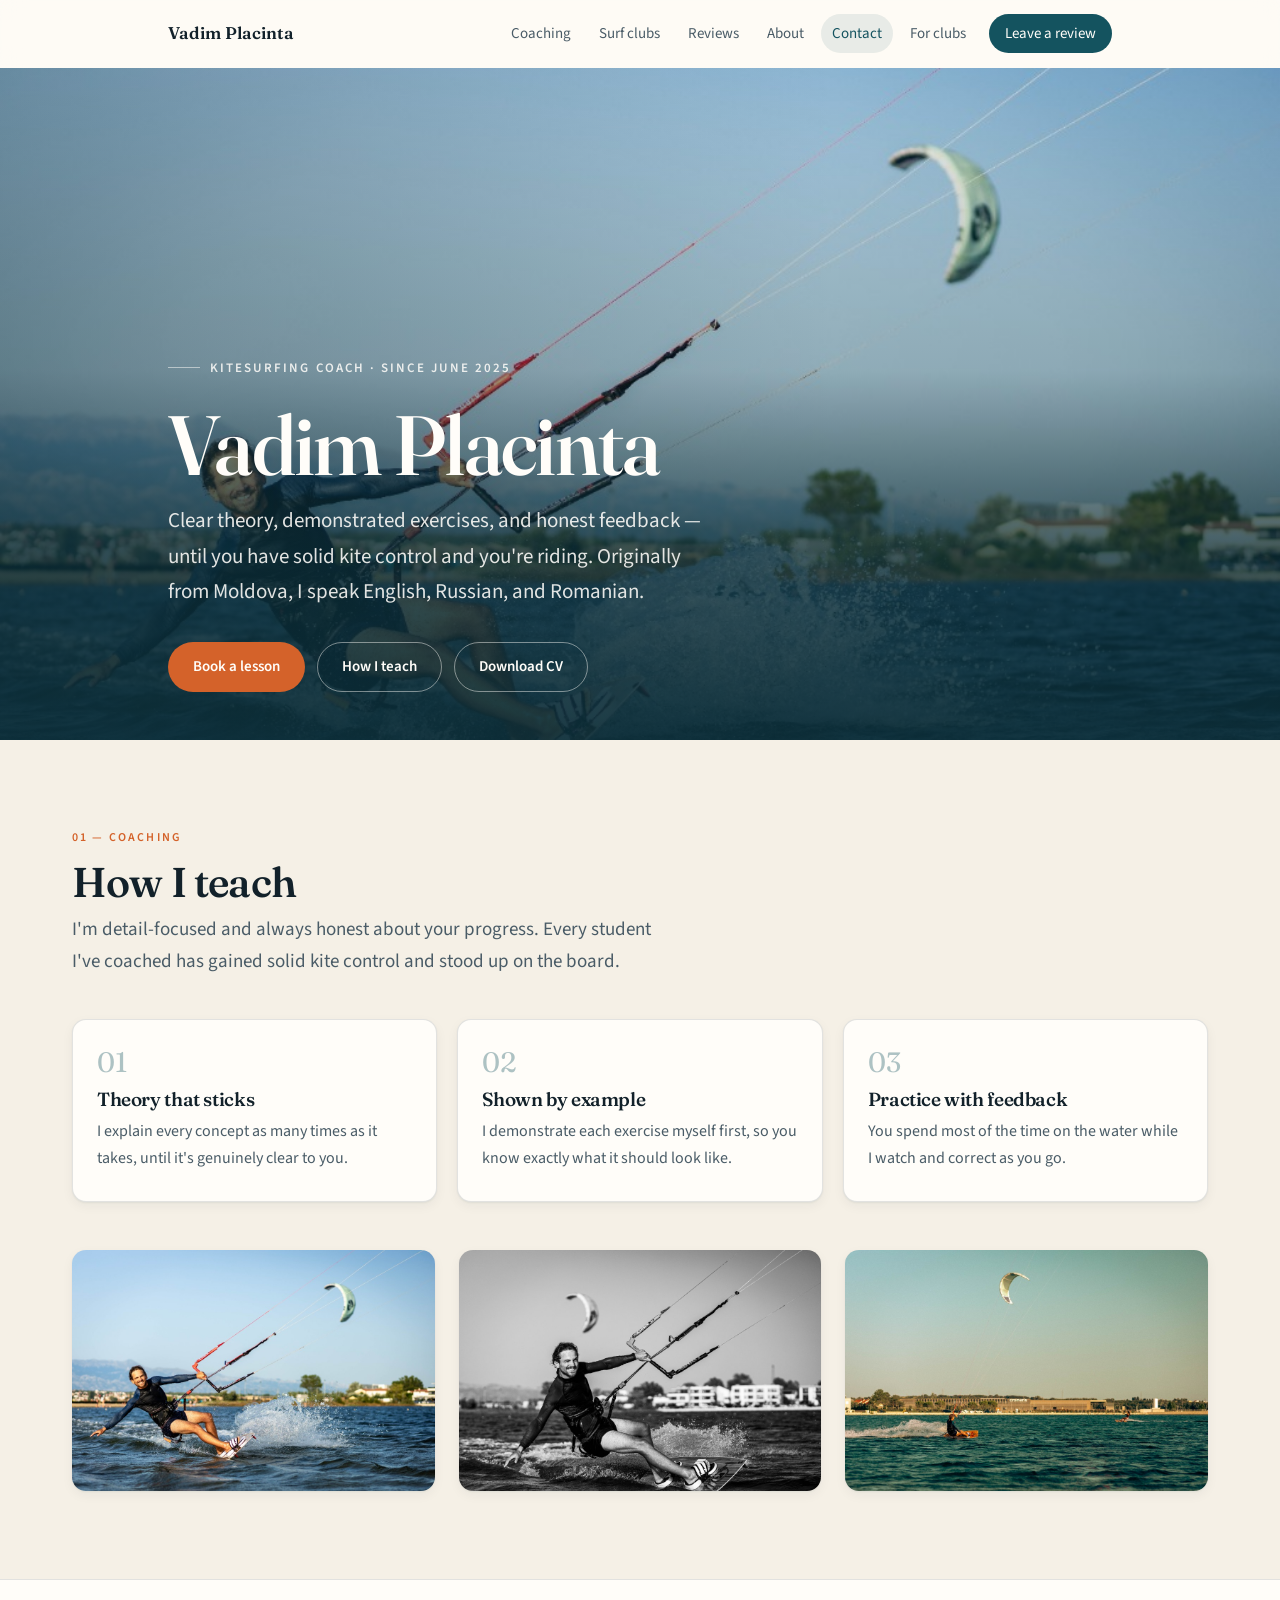
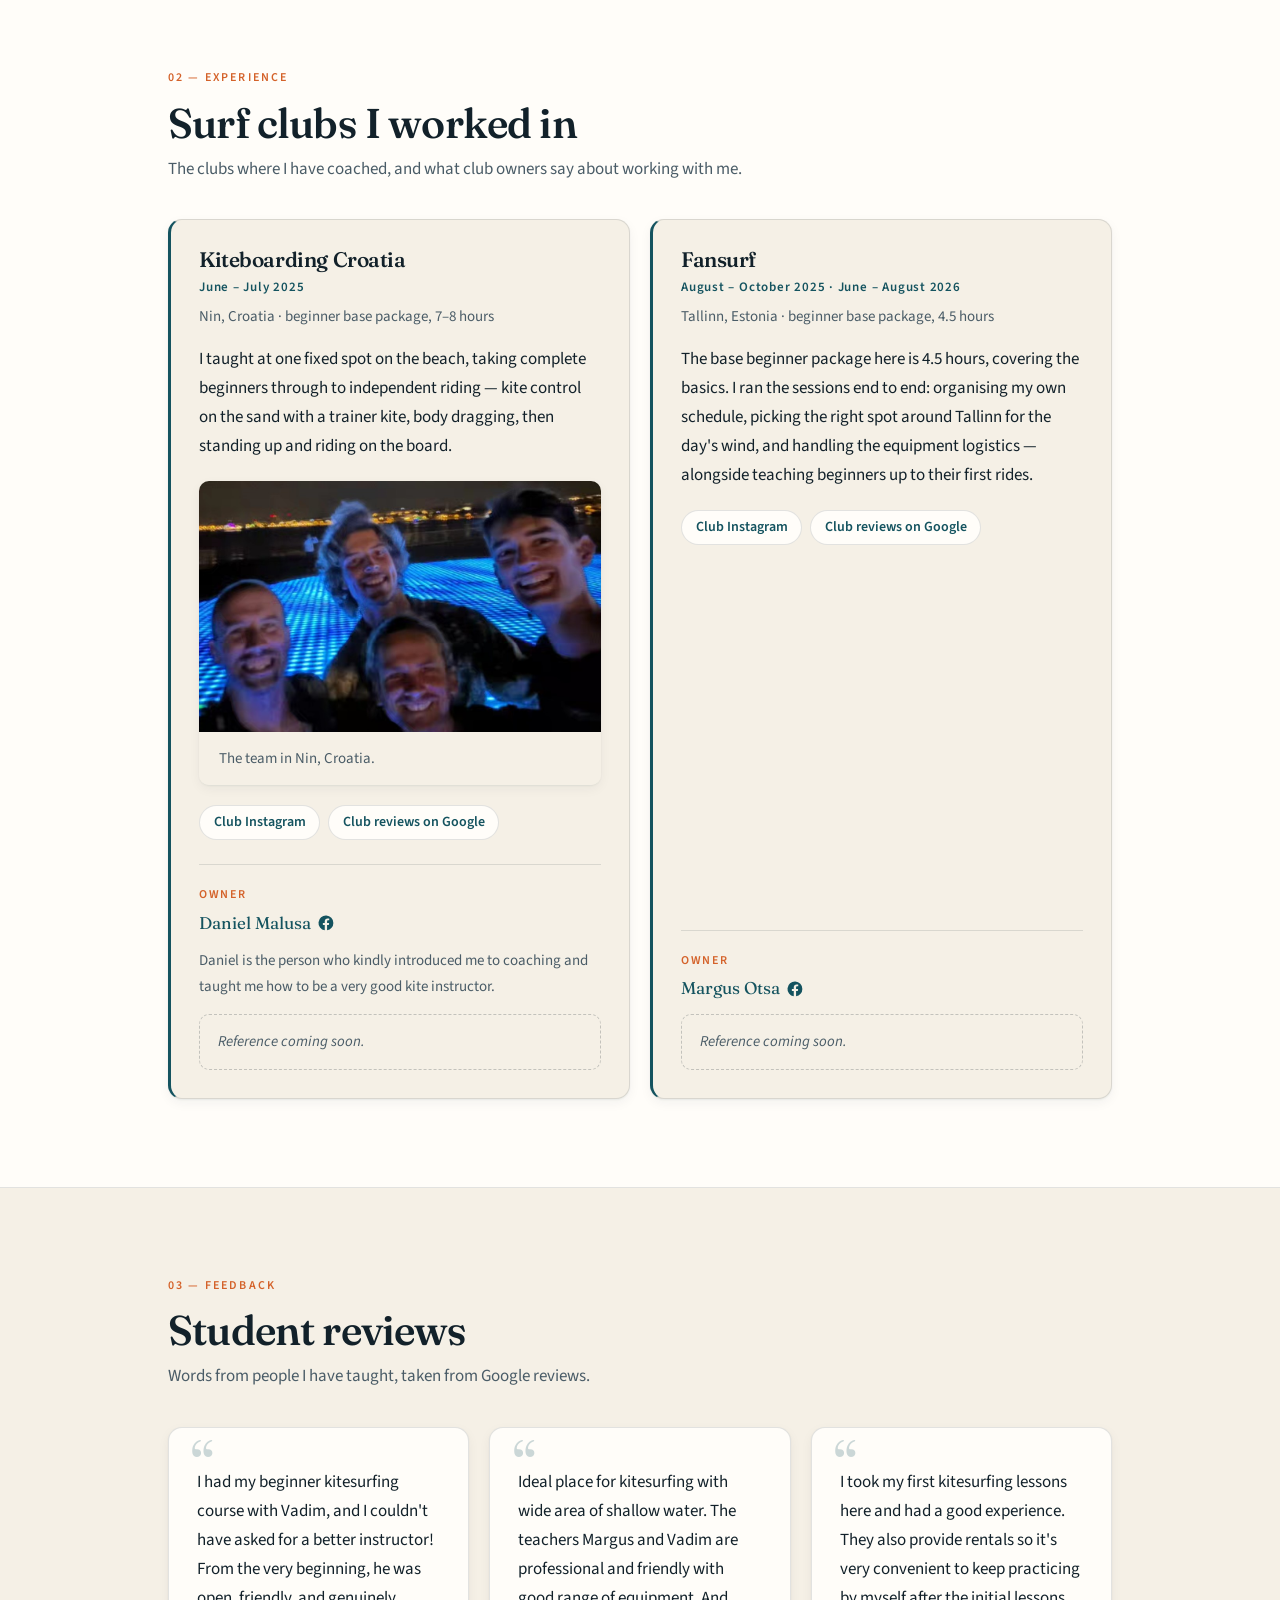
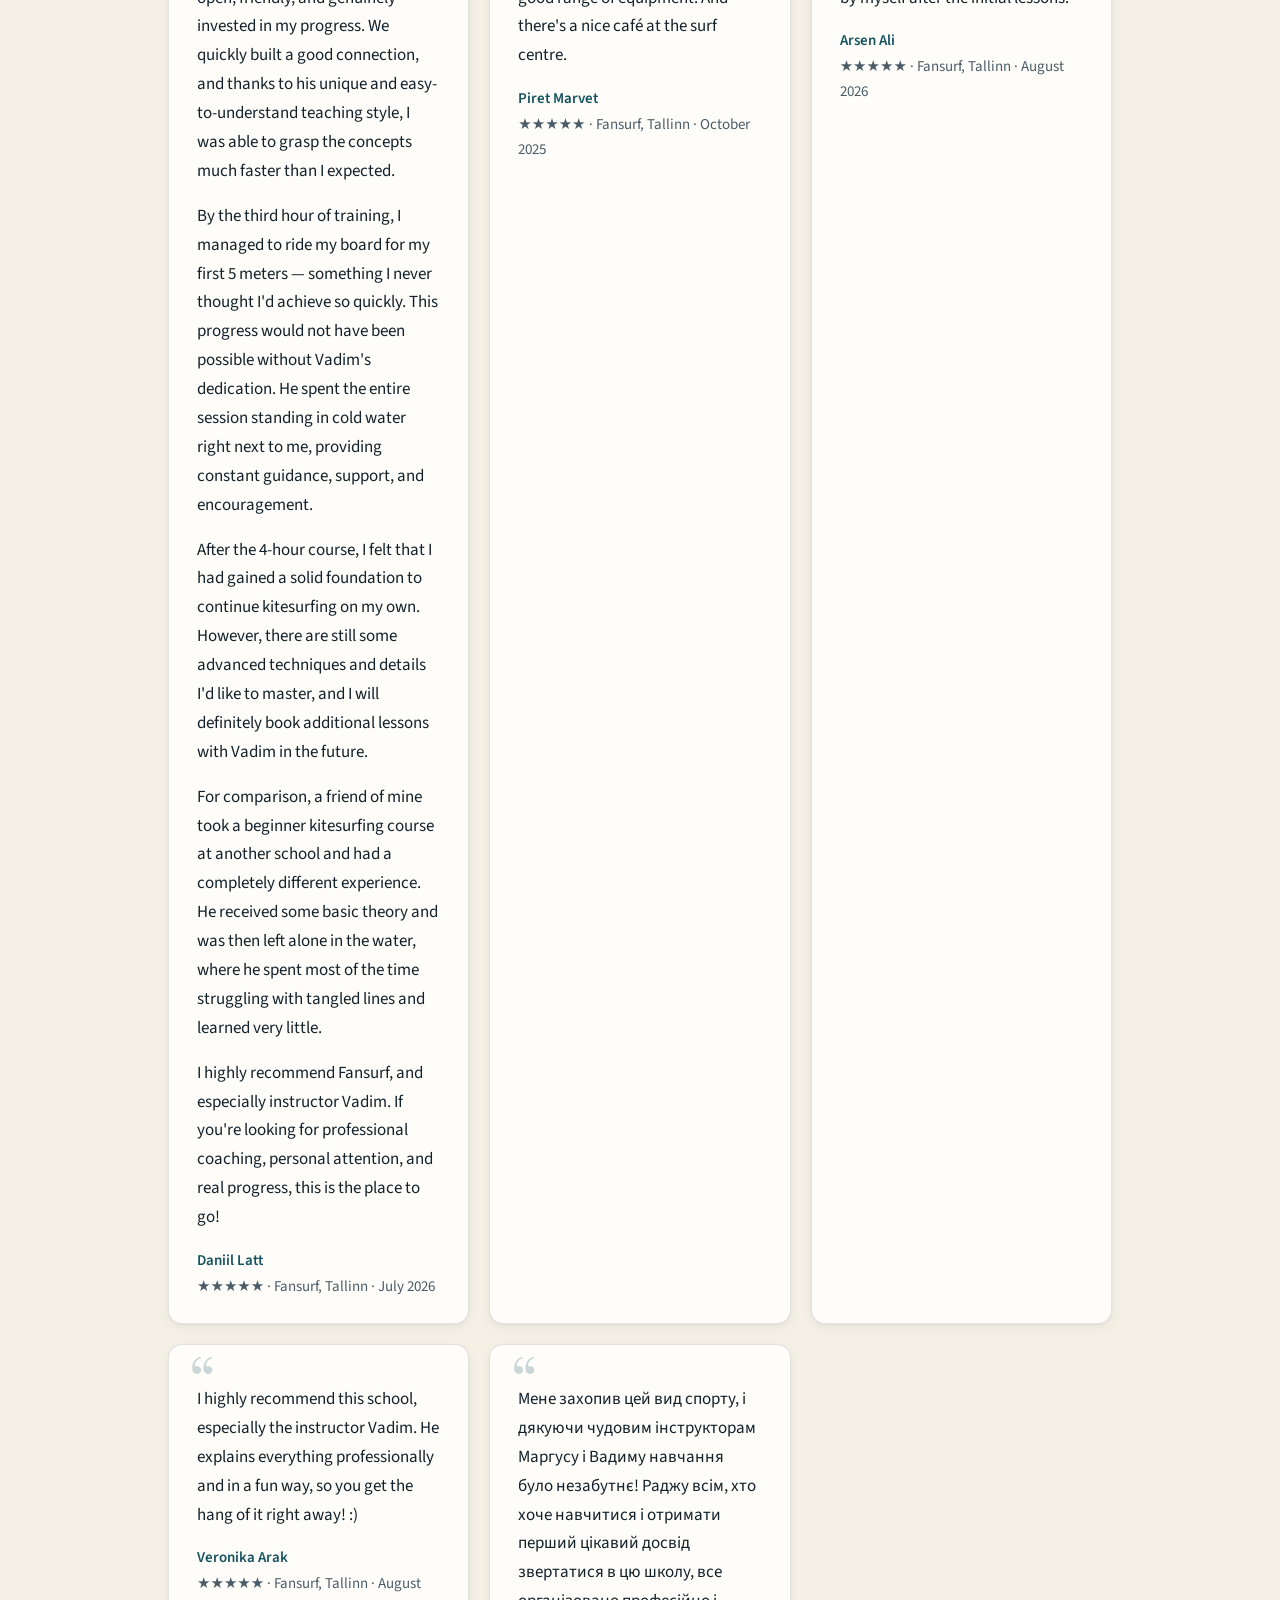
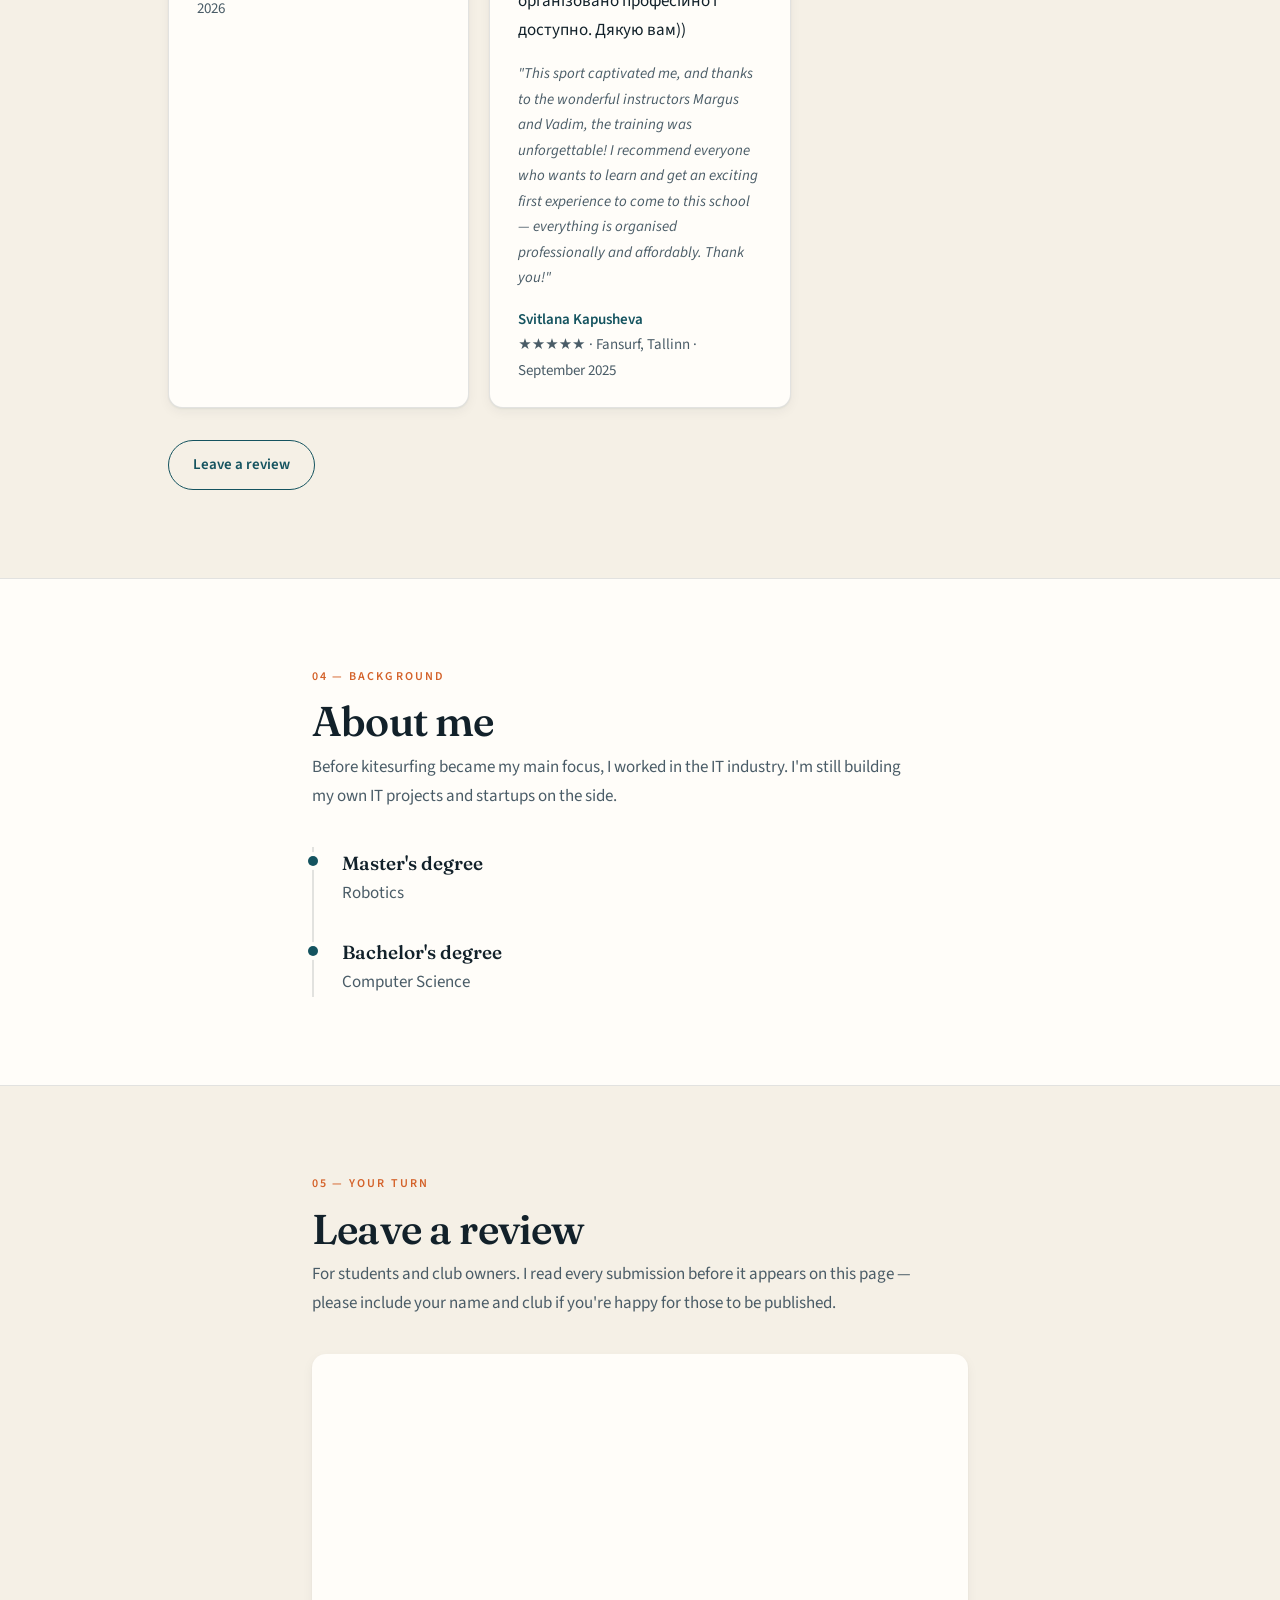
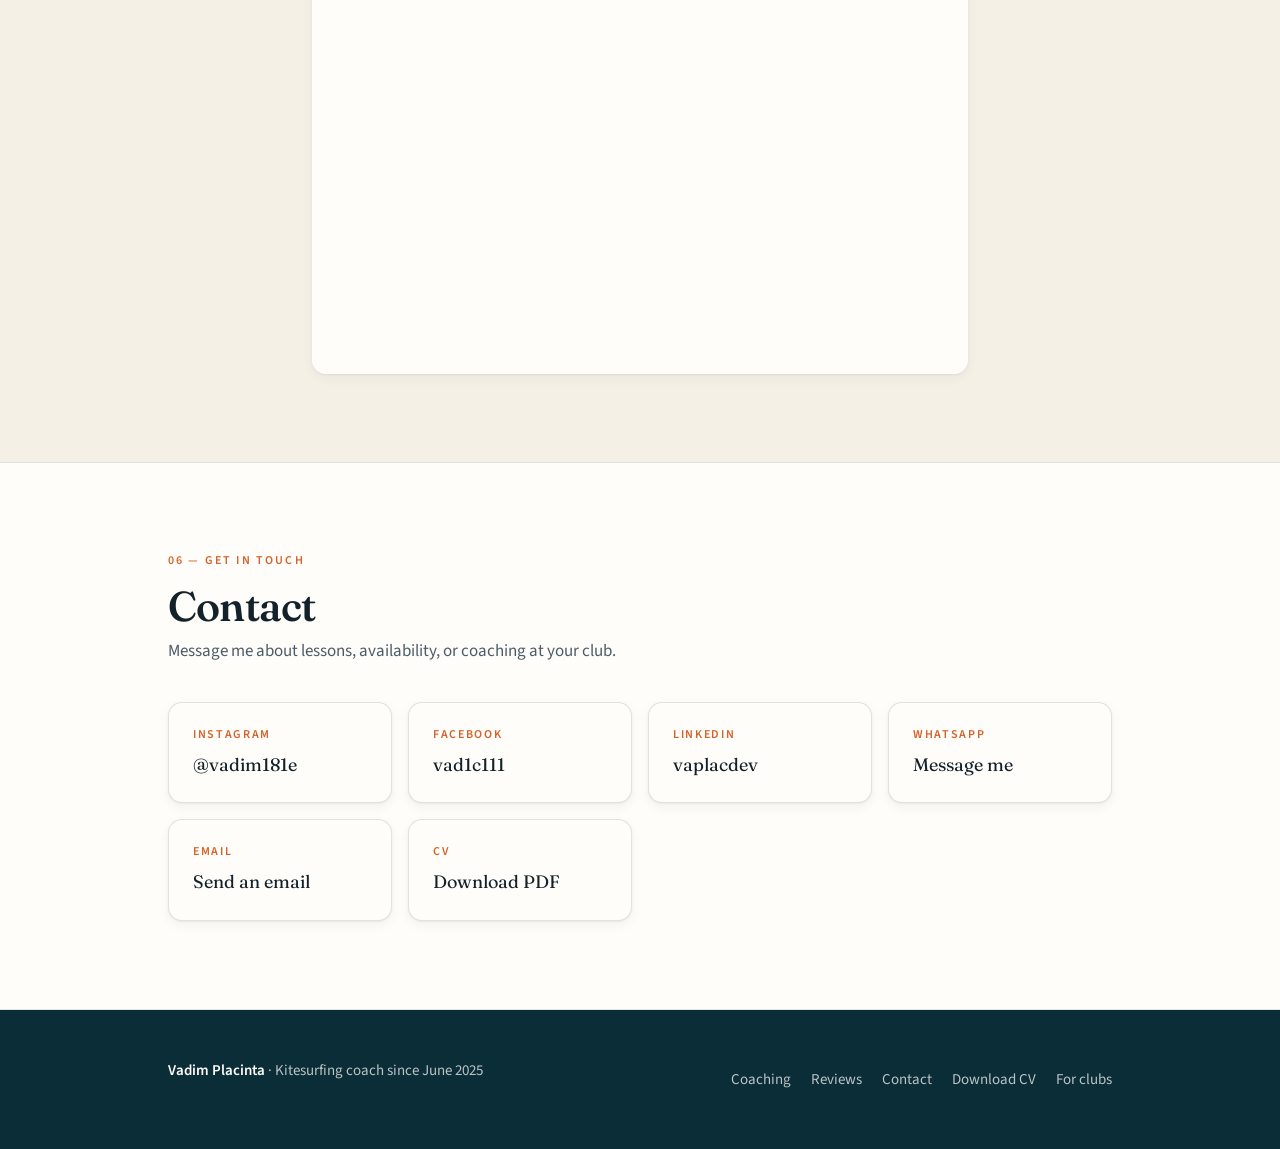
<file: index.html>
<!DOCTYPE html>
<html lang="en">
  <head>
    <meta charset="utf-8" />
    <meta name="viewport" content="width=device-width, initial-scale=1" />
    <title>Vadim Placinta — Kitesurfing coach</title>
    <meta
      name="description"
      content="Vadim Placinta, kitesurfing coach. Teaching since June 2025 — clear theory, demonstrated exercises, constant feedback."
    />
    <link rel="preconnect" href="https://fonts.googleapis.com" />
    <link rel="preconnect" href="https://fonts.gstatic.com" crossorigin />
    <link
      href="https://fonts.googleapis.com/css2?family=Fraunces:opsz,wght@9..144,560;9..144,600&family=Source+Sans+3:wght@400;600&display=swap"
      rel="stylesheet"
    />
    <link rel="stylesheet" href="css/style.css" />
  </head>
  <body>
    <header class="site-header" id="site-header">
      <div class="nav-wrap">
        <a class="logo" href="#top">Vadim Placinta</a>
        <button
          class="nav-toggle"
          id="nav-toggle"
          type="button"
          aria-expanded="false"
          aria-controls="site-nav"
          aria-label="Toggle menu"
        >
          <span></span><span></span><span></span>
        </button>
        <nav class="site-nav" id="site-nav" aria-label="Main">
          <a href="#coaching">Coaching</a>
          <a href="#clubs">Surf clubs</a>
          <a href="#reviews">Reviews</a>
          <a href="#about">About</a>
          <a href="#contact">Contact</a>
          <a href="employers.html">For clubs</a>
          <a class="nav-cta" href="#leave-review">Leave a review</a>
        </nav>
      </div>
    </header>

    <main id="top">
      <section class="hero" id="hero">
        <div class="hero-bg">
          <img
            src="images/vadim-kite-main.jpg"
            alt="Vadim Placinta kitesurfing, carving with a big spray"
          />
        </div>
        <div class="hero-inner">
          <p class="eyebrow">Kitesurfing coach · since June 2025</p>
          <h1>Vadim Placinta</h1>
          <p class="hero-tagline">
            Clear theory, demonstrated exercises, and honest feedback — until
            you have solid kite control and you're riding. Originally from
            Moldova, I speak English, Russian, and Romanian.
          </p>
          <div class="hero-actions">
            <a class="btn btn-primary" href="#contact">Book a lesson</a>
            <a class="btn btn-ghost" href="#coaching">How I teach</a>
            <a
              class="btn btn-ghost"
              href="Vadim-Placinta-kitesurfing-coach.pdf"
              download
              >Download CV</a
            >
          </div>
        </div>
      </section>

      <section class="section" id="coaching">
        <div class="wrap">
          <span class="section-label">01 — Coaching</span>
          <h2>How I teach</h2>
          <p class="lead section-intro">
            I'm detail-focused and always honest about your progress. Every
            student I've coached has gained solid kite control and stood up on
            the board.
          </p>

          <div class="card-grid">
            <article class="card reveal">
              <span class="card-num">01</span>
              <h3>Theory that sticks</h3>
              <p>
                I explain every concept as many times as it takes, until it's
                genuinely clear to you.
              </p>
            </article>
            <article class="card reveal">
              <span class="card-num">02</span>
              <h3>Shown by example</h3>
              <p>
                I demonstrate each exercise myself first, so you know exactly
                what it should look like.
              </p>
            </article>
            <article class="card reveal">
              <span class="card-num">03</span>
              <h3>Practice with feedback</h3>
              <p>
                You spend most of the time on the water while I watch and
                correct as you go.
              </p>
            </article>
          </div>

          <div class="gallery">
            <figure class="reveal">
              <img
                src="images/vadim-kite-main.jpg"
                alt="Vadim Placinta kitesurfing, carving with a big spray"
              />
            </figure>
            <figure class="reveal">
              <img
                src="images/vadim-kite-1.jpg"
                alt="Vadim Placinta kitesurfing, holding the bar and smiling"
              />
            </figure>
            <figure class="reveal">
              <img
                src="images/vadim-kite-2.jpg"
                alt="Vadim Placinta kitesurfing on open water"
              />
            </figure>
          </div>
        </div>
      </section>

      <section class="section section-alt" id="clubs">
        <div class="wrap">
          <span class="section-label">02 — Experience</span>
          <h2>Surf clubs I worked in</h2>
          <p class="section-intro">
            The clubs where I have coached, and what club owners say about
            working with me.
          </p>

          <div class="club-grid">
            <article class="club-card reveal">
              <h3 class="club-name">Kiteboarding Croatia</h3>
              <p class="club-dates">June – July 2025</p>
              <p class="club-meta">
                Nin, Croatia · beginner base package, 7–8 hours
              </p>
              <p class="club-role">
                I taught at one fixed spot on the beach, taking complete
                beginners through to independent riding — kite control on the
                sand with a trainer kite, body dragging, then standing up and
                riding on the board.
              </p>
              <figure class="club-photo">
                <img
                  src="images/croatia-team.jpg"
                  alt="Vadim Placinta with the Kiteboarding Croatia team in Nin"
                />
                <figcaption>The team in Nin, Croatia.</figcaption>
              </figure>
              <ul class="club-links">
                <li>
                  <a href="https://www.instagram.com/kiteboardingcroatia/" target="_blank" rel="noopener"
                    >Club Instagram</a
                  >
                </li>
                <li>
                  <a href="https://share.google/UNgTQqdzOS1WUuB8z" target="_blank" rel="noopener"
                    >Club reviews on Google</a
                  >
                </li>
              </ul>
              <footer class="club-owner">
                <p class="owner-label">Owner</p>
                <p class="owner-name">
                  <a
                    href="https://www.facebook.com/daniel.malusa"
                    target="_blank"
                    rel="noopener"
                  >
                    Daniel Malusa
                    <svg class="fb-icon" viewBox="0 0 24 24" aria-hidden="true">
                      <path
                        d="M22 12a10 10 0 1 0-11.56 9.88v-6.99H7.9V12h2.54V9.8c0-2.5 1.49-3.89 3.77-3.89 1.1 0 2.24.2 2.24.2v2.46h-1.26c-1.24 0-1.63.77-1.63 1.56V12h2.78l-.44 2.89h-2.34v6.99A10 10 0 0 0 22 12z"
                      />
                    </svg>
                  </a>
                </p>
                <p class="owner-note">
                  Daniel is the person who kindly introduced me to coaching and
                  taught me how to be a very good kite instructor.
                </p>
                <blockquote class="owner-quote is-pending">
                  <p>Reference coming soon.</p>
                </blockquote>
              </footer>
            </article>

            <article class="club-card reveal">
              <h3 class="club-name">Fansurf</h3>
              <p class="club-dates">August – October 2025 · June – August 2026</p>
              <p class="club-meta">
                Tallinn, Estonia · beginner base package, 4.5 hours
              </p>
              <p class="club-role">
                The base beginner package here is 4.5 hours, covering the
                basics. I ran the sessions end to end: organising my own
                schedule, picking the right spot around Tallinn for the day's
                wind, and handling the equipment logistics — alongside
                teaching beginners up to their first rides.
              </p>
              <ul class="club-links">
                <li>
                  <a href="https://www.instagram.com/fansurf_surfikool/" target="_blank" rel="noopener"
                    >Club Instagram</a
                  >
                </li>
                <li>
                  <a href="https://share.google/D5HDDSP0Nj3l9Az5z" target="_blank" rel="noopener"
                    >Club reviews on Google</a
                  >
                </li>
              </ul>
              <footer class="club-owner">
                <p class="owner-label">Owner</p>
                <p class="owner-name">
                  <a
                    href="https://www.facebook.com/margus.otsa"
                    target="_blank"
                    rel="noopener"
                  >
                    Margus Otsa
                    <svg class="fb-icon" viewBox="0 0 24 24" aria-hidden="true">
                      <path
                        d="M22 12a10 10 0 1 0-11.56 9.88v-6.99H7.9V12h2.54V9.8c0-2.5 1.49-3.89 3.77-3.89 1.1 0 2.24.2 2.24.2v2.46h-1.26c-1.24 0-1.63.77-1.63 1.56V12h2.78l-.44 2.89h-2.34v6.99A10 10 0 0 0 22 12z"
                      />
                    </svg>
                  </a>
                </p>
                <blockquote class="owner-quote is-pending">
                  <p>Reference coming soon.</p>
                </blockquote>
              </footer>
            </article>
          </div>
        </div>
      </section>

      <section class="section" id="reviews">
        <div class="wrap">
          <span class="section-label">03 — Feedback</span>
          <h2>Student reviews</h2>
          <p class="section-intro">
            Words from people I have taught, taken from Google reviews.
          </p>

          <div class="reviews">
            <blockquote class="review reveal">
              <p>
                I had my beginner kitesurfing course with Vadim, and I
                couldn't have asked for a better instructor! From the very
                beginning, he was open, friendly, and genuinely invested in my
                progress. We quickly built a good connection, and thanks to
                his unique and easy-to-understand teaching style, I was able
                to grasp the concepts much faster than I expected.
              </p>
              <p>
                By the third hour of training, I managed to ride my board for
                my first 5 meters — something I never thought I'd achieve so
                quickly. This progress would not have been possible without
                Vadim's dedication. He spent the entire session standing in
                cold water right next to me, providing constant guidance,
                support, and encouragement.
              </p>
              <p>
                After the 4-hour course, I felt that I had gained a solid
                foundation to continue kitesurfing on my own. However, there
                are still some advanced techniques and details I'd like to
                master, and I will definitely book additional lessons with
                Vadim in the future.
              </p>
              <p>
                For comparison, a friend of mine took a beginner kitesurfing
                course at another school and had a completely different
                experience. He received some basic theory and was then left
                alone in the water, where he spent most of the time
                struggling with tangled lines and learned very little.
              </p>
              <p>
                I highly recommend Fansurf, and especially instructor Vadim.
                If you're looking for professional coaching, personal
                attention, and real progress, this is the place to go!
              </p>
              <footer>
                Daniil Latt
                <span>★★★★★ · Fansurf, Tallinn · July 2026</span>
              </footer>
            </blockquote>

            <blockquote class="review reveal">
              <p>
                Ideal place for kitesurfing with wide area of shallow water.
                The teachers Margus and Vadim are professional and friendly
                with good range of equipment. And there's a nice café at the
                surf centre.
              </p>
              <footer>
                Piret Marvet
                <span>★★★★★ · Fansurf, Tallinn · October 2025</span>
              </footer>
            </blockquote>

            <blockquote class="review reveal">
              <p>
                I took my first kitesurfing lessons here and had a good
                experience. They also provide rentals so it's very convenient
                to keep practicing by myself after the initial lessons.
              </p>
              <footer>
                Arsen Ali
                <span>★★★★★ · Fansurf, Tallinn · August 2026</span>
              </footer>
            </blockquote>

            <blockquote class="review reveal">
              <p>
                I highly recommend this school, especially the instructor
                Vadim. He explains everything professionally and in a fun
                way, so you get the hang of it right away! :)
              </p>
              <footer>
                Veronika Arak
                <span>★★★★★ · Fansurf, Tallinn · August 2026</span>
              </footer>
            </blockquote>

            <blockquote class="review reveal">
              <p lang="uk">
                Мене захопив цей вид спорту, і дякуючи чудовим інструкторам
                Маргусу і Вадиму навчання було незабутнє! Раджу всім, хто хоче
                навчитися і отримати перший цікавий досвід звертатися в цю
                школу, все організовано професійно і доступно. Дякую вам))
              </p>
              <p class="review-translation">
                "This sport captivated me, and thanks to the wonderful
                instructors Margus and Vadim, the training was unforgettable!
                I recommend everyone who wants to learn and get an exciting
                first experience to come to this school — everything is
                organised professionally and affordably. Thank you!"
              </p>
              <footer>
                Svitlana Kapusheva
                <span>★★★★★ · Fansurf, Tallinn · September 2025</span>
              </footer>
            </blockquote>
          </div>

          <p style="margin-top: 2rem">
            <a class="btn btn-outline" href="#leave-review">Leave a review</a>
          </p>
        </div>
      </section>

      <section class="section section-alt" id="about">
        <div class="wrap-narrow">
          <span class="section-label">04 — Background</span>
          <h2>About me</h2>
          <p class="section-intro">
            Before kitesurfing became my main focus, I worked in the IT
            industry. I'm still building my own IT projects and startups on
            the side.
          </p>
          <ul class="timeline">
            <li class="reveal">
              <span class="degree">Master's degree</span>
              <span class="field">Robotics</span>
            </li>
            <li class="reveal">
              <span class="degree">Bachelor's degree</span>
              <span class="field">Computer Science</span>
            </li>
          </ul>
        </div>
      </section>

      <section class="section" id="leave-review">
        <div class="wrap-narrow">
          <span class="section-label">05 — Your turn</span>
          <h2>Leave a review</h2>
          <p class="section-intro">
            For students and club owners. I read every submission before it
            appears on this page — please include your name and club if you're
            happy for those to be published.
          </p>

          <div class="form-embed">
            <iframe
              src="https://docs.google.com/forms/d/e/1FAIpQLScWaXcUL_1JqlMypMzrLDu02KoDUHdG2HOuLoi4cTW2dFuZfA/viewform?embedded=true"
              width="100%"
              height="620"
              frameborder="0"
              marginheight="0"
              marginwidth="0"
              title="Review form"
              >Loading…</iframe
            >
          </div>
        </div>
      </section>

      <section class="section section-alt" id="contact">
        <div class="wrap">
          <span class="section-label">06 — Get in touch</span>
          <h2>Contact</h2>
          <p class="section-intro">
            Message me about lessons, availability, or coaching at your club.
          </p>

          <ul class="contact-grid">
            <li>
              <a href="https://www.instagram.com/vadim181e/" target="_blank" rel="noopener">
                <span class="label">Instagram</span>
                <span class="value">@vadim181e</span>
              </a>
            </li>
            <li>
              <a href="https://www.facebook.com/vad1c111/" target="_blank" rel="noopener">
                <span class="label">Facebook</span>
                <span class="value">vad1c111</span>
              </a>
            </li>
            <li>
              <a href="https://www.linkedin.com/in/vaplacdev/" target="_blank" rel="noopener">
                <span class="label">LinkedIn</span>
                <span class="value">vaplacdev</span>
              </a>
            </li>
            <li>
              <a id="whatsapp-link" href="#contact">
                <span class="label">WhatsApp</span>
                <span class="value">Message me</span>
              </a>
            </li>
            <li>
              <a id="email-link" href="#contact">
                <span class="label">Email</span>
                <span class="value">Send an email</span>
              </a>
            </li>
            <li>
              <a href="Vadim-Placinta-kitesurfing-coach.pdf" download>
                <span class="label">CV</span>
                <span class="value">Download PDF</span>
              </a>
            </li>
          </ul>
        </div>
      </section>
    </main>

    <footer class="site-footer">
      <div class="footer-inner">
        <p><strong>Vadim Placinta</strong> · Kitesurfing coach since June 2025</p>
        <nav class="footer-links" aria-label="Footer">
          <a href="#coaching">Coaching</a>
          <a href="#reviews">Reviews</a>
          <a href="#contact">Contact</a>
          <a href="Vadim-Placinta-kitesurfing-coach.pdf" download>Download CV</a>
          <a href="employers.html">For clubs</a>
        </nav>
      </div>
    </footer>

    <script>
      (function () {
        var p = [3, 7, 2, 5, 8, 1, 4, 8, 2, 6, 9];
        var num = p.join("");
        var link = document.getElementById("whatsapp-link");
        if (link) {
          link.href = "https://wa.me/" + num;
          link.target = "_blank";
          link.rel = "noopener";
        }
      })();

      (function () {
        var user = ["v", "a", "p", "l", "a", "c"].join("");
        var domain = ["p", "r", "o", "t", "o", "n", ".", "m", "e"].join("");
        var link = document.getElementById("email-link");
        if (link) {
          link.href = "mailto:" + user + "@" + domain;
        }
      })();

      // Collapsed menu on narrow screens.
      (function () {
        var toggle = document.getElementById("nav-toggle");
        var nav = document.getElementById("site-nav");
        var close = function () {
          nav.classList.remove("is-open");
          toggle.setAttribute("aria-expanded", "false");
        };
        toggle.addEventListener("click", function () {
          var open = nav.classList.toggle("is-open");
          toggle.setAttribute("aria-expanded", open ? "true" : "false");
        });
        nav.addEventListener("click", function (event) {
          if (event.target.closest("a")) {
            close();
          }
        });
        document.addEventListener("keydown", function (event) {
          if (event.key === "Escape") {
            close();
          }
        });
        window.addEventListener("resize", close);
      })();

      // Shadow under the header once the page is scrolled.
      (function () {
        var header = document.getElementById("site-header");
        var onScroll = function () {
          header.classList.toggle("is-stuck", window.scrollY > 8);
        };
        onScroll();
        window.addEventListener("scroll", onScroll, { passive: true });
      })();

      // Fade sections in as they enter the viewport.
      (function () {
        var items = document.querySelectorAll(".reveal");
        if (!("IntersectionObserver" in window)) {
          items.forEach(function (el) {
            el.classList.add("is-visible");
          });
          return;
        }
        var observer = new IntersectionObserver(
          function (entries) {
            entries.forEach(function (entry) {
              if (entry.isIntersecting) {
                entry.target.classList.add("is-visible");
                observer.unobserve(entry.target);
              }
            });
          },
          { rootMargin: "0px 0px -12% 0px", threshold: 0.1 }
        );
        items.forEach(function (el, i) {
          el.style.transitionDelay = (i % 3) * 90 + "ms";
          observer.observe(el);
        });
      })();

      // Highlight the nav link for the section in view.
      (function () {
        var links = Array.prototype.slice.call(
          document.querySelectorAll('.site-nav a[href^="#"]')
        );
        var sections = links
          .map(function (link) {
            return document.querySelector(link.getAttribute("href"));
          })
          .filter(Boolean);
        if (!sections.length || !("IntersectionObserver" in window)) {
          return;
        }
        var observer = new IntersectionObserver(
          function (entries) {
            entries.forEach(function (entry) {
              if (!entry.isIntersecting) {
                return;
              }
              links.forEach(function (link) {
                link.classList.toggle(
                  "is-active",
                  link.getAttribute("href") === "#" + entry.target.id
                );
              });
            });
          },
          { rootMargin: "-45% 0px -50% 0px" }
        );
        sections.forEach(function (section) {
          observer.observe(section);
        });
      })();
    </script>
  </body>
</html>
</file>
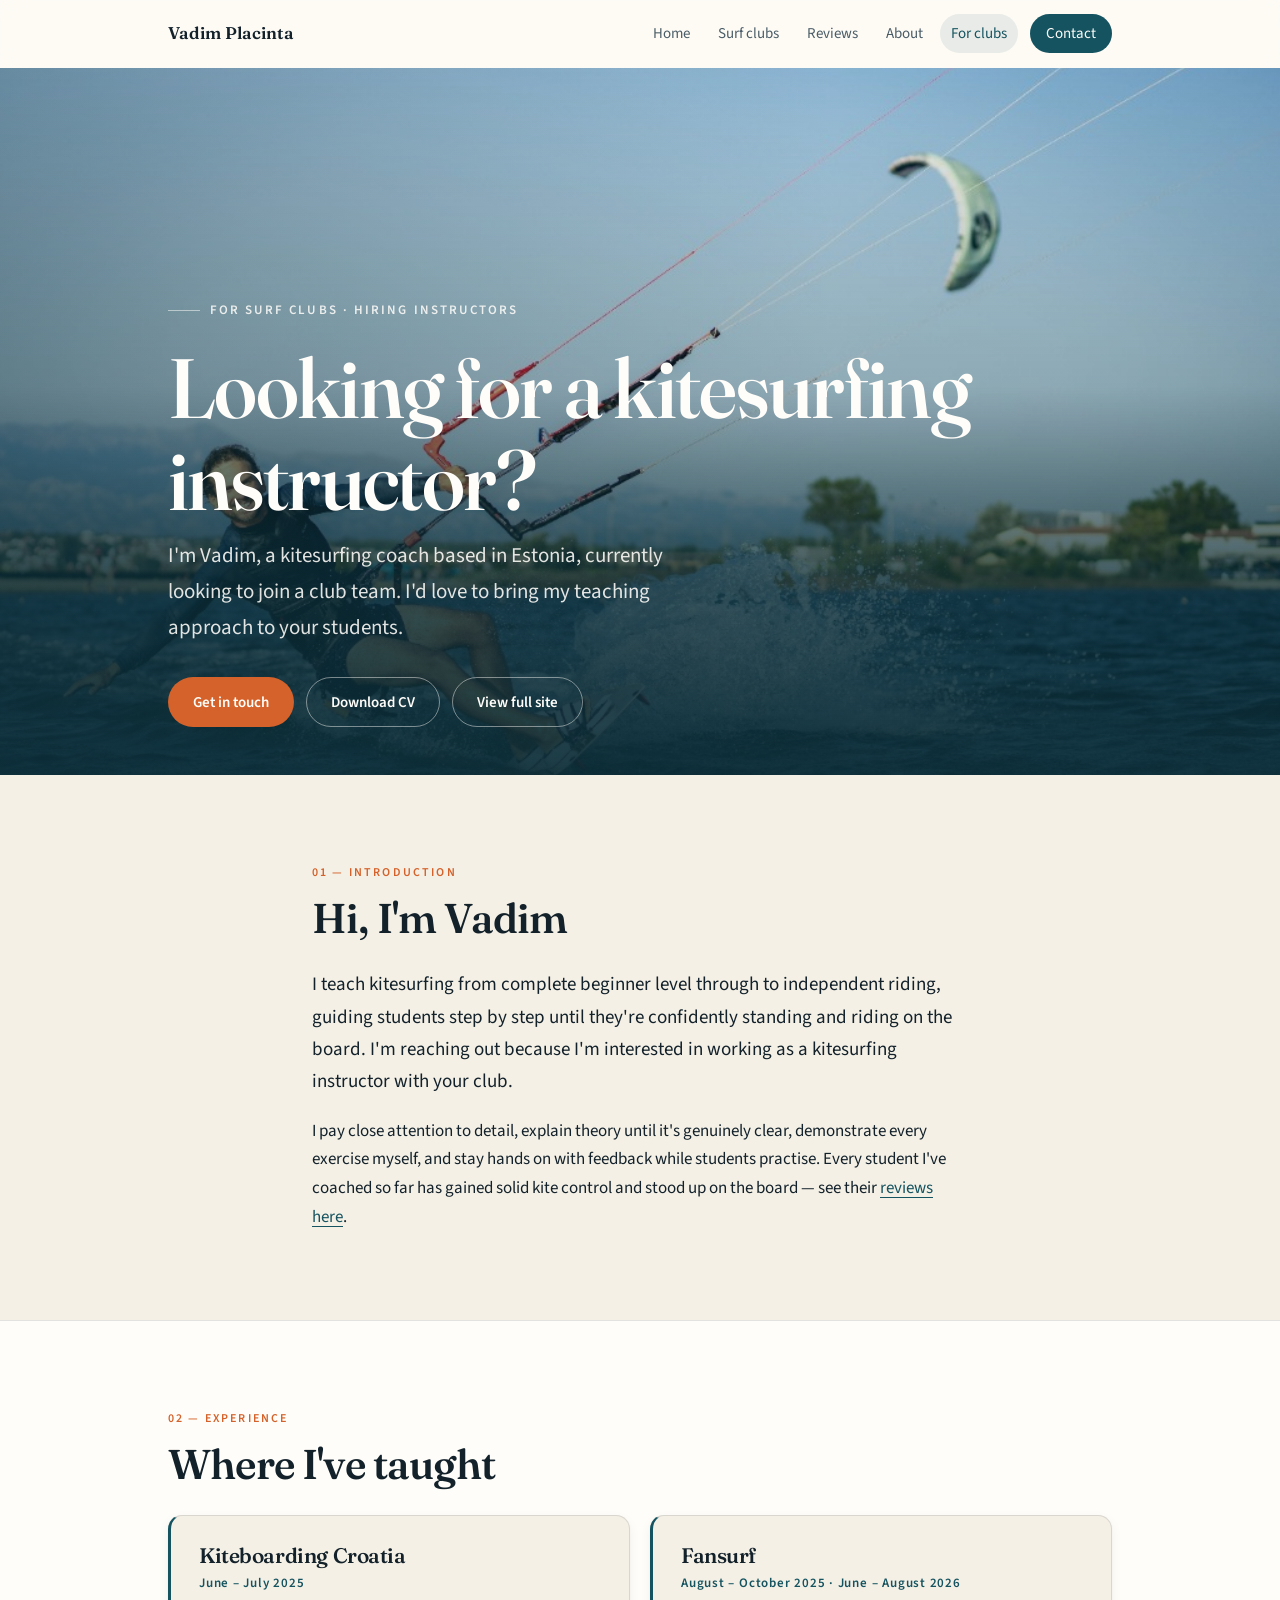
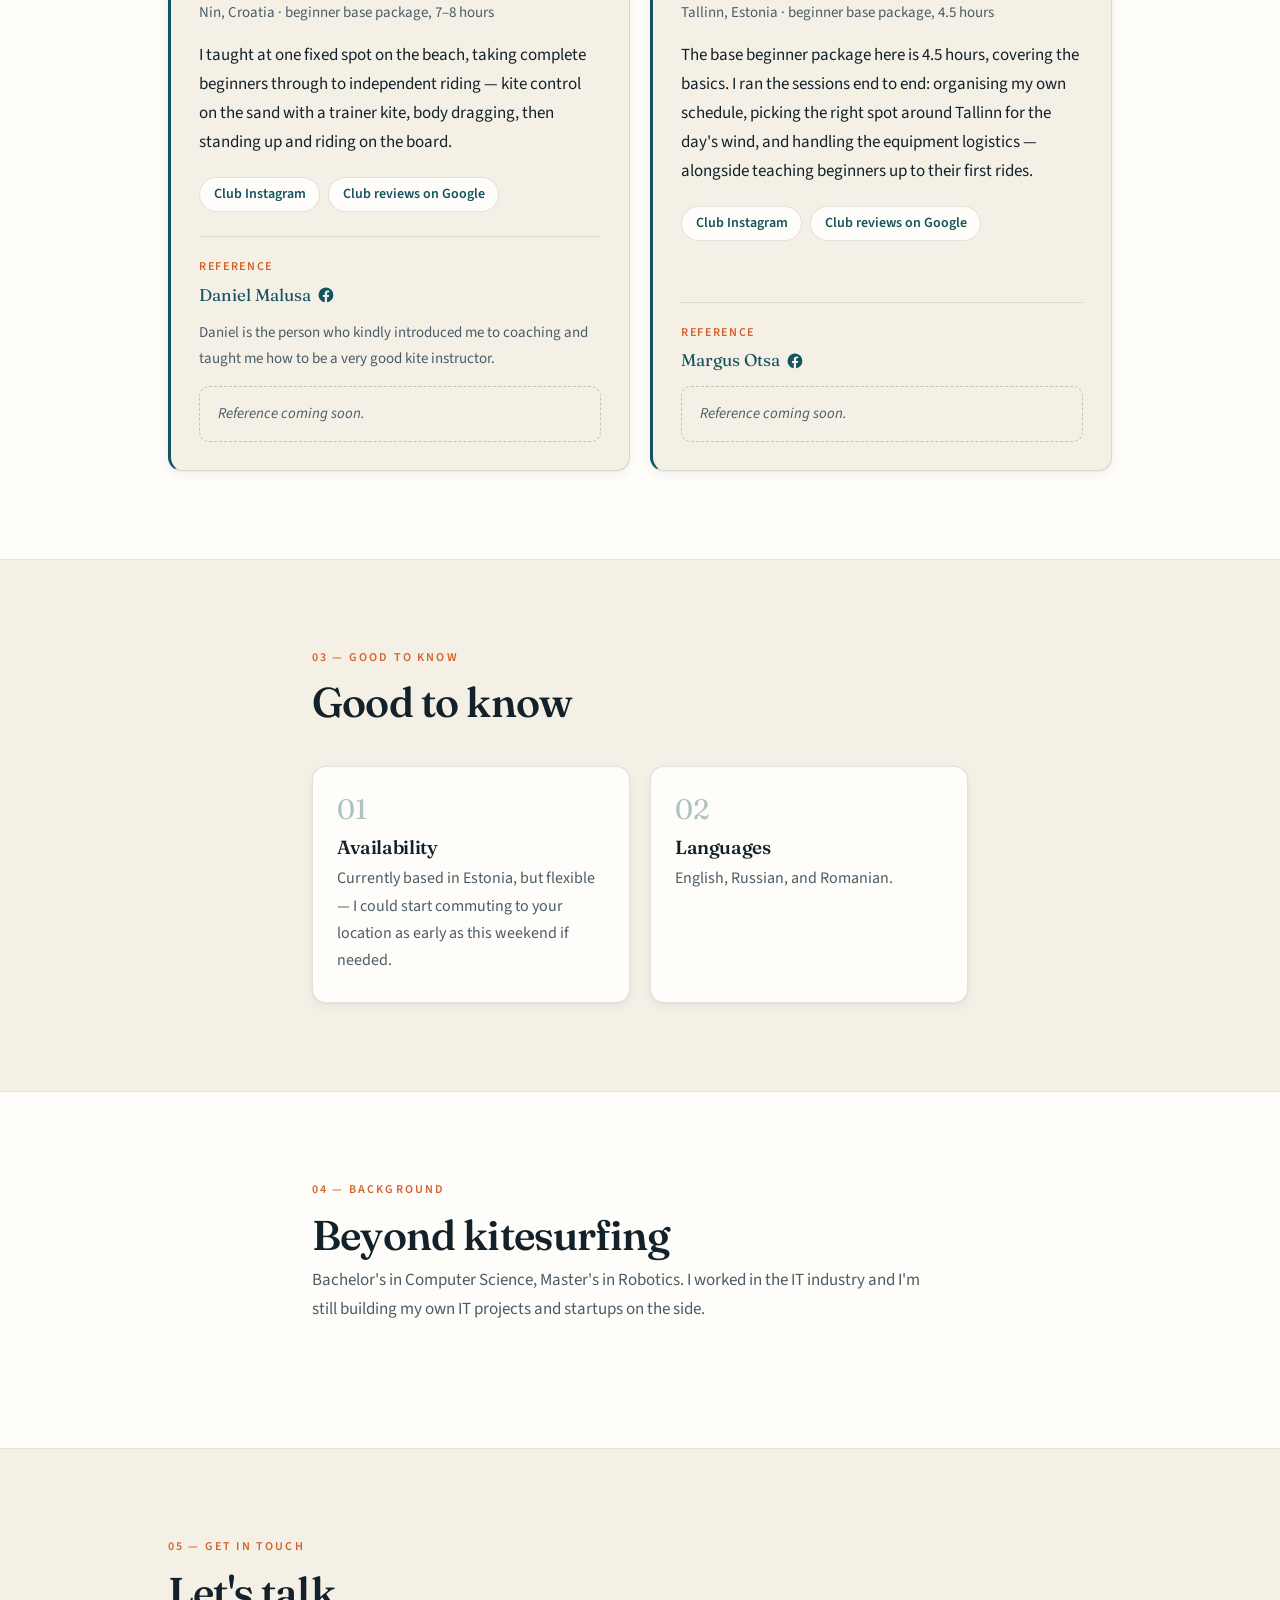
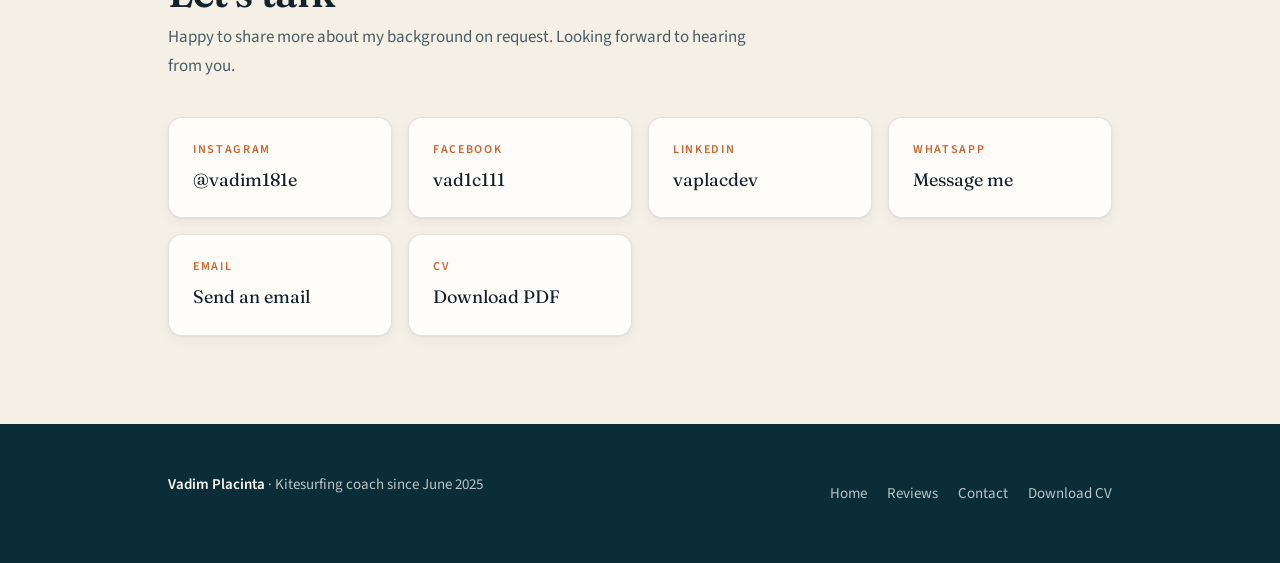
<file: employers.html>
<!DOCTYPE html>
<html lang="en">
  <head>
    <meta charset="utf-8" />
    <meta name="viewport" content="width=device-width, initial-scale=1" />
    <title>Vadim Placinta — For surf clubs</title>
    <meta
      name="description"
      content="Vadim Placinta is looking for a kitesurfing instructor position. Experience, availability, and contact details for surf club owners."
    />
    <link rel="preconnect" href="https://fonts.googleapis.com" />
    <link rel="preconnect" href="https://fonts.gstatic.com" crossorigin />
    <link
      href="https://fonts.googleapis.com/css2?family=Fraunces:opsz,wght@9..144,560;9..144,600&family=Source+Sans+3:wght@400;600&display=swap"
      rel="stylesheet"
    />
    <link rel="stylesheet" href="css/style.css" />
  </head>
  <body>
    <header class="site-header" id="site-header">
      <div class="nav-wrap">
        <a class="logo" href="index.html">Vadim Placinta</a>
        <button
          class="nav-toggle"
          id="nav-toggle"
          type="button"
          aria-expanded="false"
          aria-controls="site-nav"
          aria-label="Toggle menu"
        >
          <span></span><span></span><span></span>
        </button>
        <nav class="site-nav" id="site-nav" aria-label="Main">
          <a href="index.html">Home</a>
          <a href="index.html#clubs">Surf clubs</a>
          <a href="index.html#reviews">Reviews</a>
          <a href="index.html#about">About</a>
          <a href="employers.html" class="is-active">For clubs</a>
          <a class="nav-cta" href="#contact">Contact</a>
        </nav>
      </div>
    </header>

    <main id="top">
      <section class="hero" id="hero">
        <div class="hero-bg">
          <img
            src="images/vadim-kite-main.jpg"
            alt="Vadim Placinta kitesurfing, carving with a big spray"
          />
        </div>
        <div class="hero-inner">
          <p class="eyebrow">For surf clubs · hiring instructors</p>
          <h1>Looking for a kitesurfing instructor?</h1>
          <p class="hero-tagline">
            I'm Vadim, a kitesurfing coach based in Estonia, currently looking
            to join a club team. I'd love to bring my teaching approach to
            your students.
          </p>
          <div class="hero-actions">
            <a class="btn btn-primary" href="#contact">Get in touch</a>
            <a
              class="btn btn-ghost"
              href="Vadim-Placinta-kitesurfing-coach.pdf"
              download
              >Download CV</a
            >
            <a class="btn btn-ghost" href="index.html">View full site</a>
          </div>
        </div>
      </section>

      <section class="section" id="pitch">
        <div class="wrap-narrow">
          <span class="section-label">01 — Introduction</span>
          <h2>Hi, I'm Vadim</h2>
          <p class="lead">
            I teach kitesurfing from complete beginner level through to
            independent riding, guiding students step by step until they're
            confidently standing and riding on the board. I'm reaching out
            because I'm interested in working as a kitesurfing instructor with
            your club.
          </p>
          <p>
            I pay close attention to detail, explain theory until it's
            genuinely clear, demonstrate every exercise myself, and stay hands
            on with feedback while students practise. Every student I've
            coached so far has gained solid kite control and stood up on the
            board — see their
            <a href="index.html#reviews">reviews here</a>.
          </p>
        </div>
      </section>

      <section class="section section-alt" id="experience">
        <div class="wrap">
          <span class="section-label">02 — Experience</span>
          <h2>Where I've taught</h2>
          <div class="club-grid">
            <article class="club-card reveal">
              <h3 class="club-name">Kiteboarding Croatia</h3>
              <p class="club-dates">June – July 2025</p>
              <p class="club-meta">
                Nin, Croatia · beginner base package, 7–8 hours
              </p>
              <p class="club-role">
                I taught at one fixed spot on the beach, taking complete
                beginners through to independent riding — kite control on the
                sand with a trainer kite, body dragging, then standing up and
                riding on the board.
              </p>
              <ul class="club-links">
                <li>
                  <a href="https://www.instagram.com/kiteboardingcroatia/" target="_blank" rel="noopener"
                    >Club Instagram</a
                  >
                </li>
                <li>
                  <a href="https://share.google/UNgTQqdzOS1WUuB8z" target="_blank" rel="noopener"
                    >Club reviews on Google</a
                  >
                </li>
              </ul>
              <footer class="club-owner">
                <p class="owner-label">Reference</p>
                <p class="owner-name">
                  <a
                    href="https://www.facebook.com/daniel.malusa"
                    target="_blank"
                    rel="noopener"
                  >
                    Daniel Malusa
                    <svg class="fb-icon" viewBox="0 0 24 24" aria-hidden="true">
                      <path
                        d="M22 12a10 10 0 1 0-11.56 9.88v-6.99H7.9V12h2.54V9.8c0-2.5 1.49-3.89 3.77-3.89 1.1 0 2.24.2 2.24.2v2.46h-1.26c-1.24 0-1.63.77-1.63 1.56V12h2.78l-.44 2.89h-2.34v6.99A10 10 0 0 0 22 12z"
                      />
                    </svg>
                  </a>
                </p>
                <p class="owner-note">
                  Daniel is the person who kindly introduced me to coaching and
                  taught me how to be a very good kite instructor.
                </p>
                <blockquote class="owner-quote is-pending">
                  <p>Reference coming soon.</p>
                </blockquote>
              </footer>
            </article>

            <article class="club-card reveal">
              <h3 class="club-name">Fansurf</h3>
              <p class="club-dates">August – October 2025 · June – August 2026</p>
              <p class="club-meta">
                Tallinn, Estonia · beginner base package, 4.5 hours
              </p>
              <p class="club-role">
                The base beginner package here is 4.5 hours, covering the
                basics. I ran the sessions end to end: organising my own
                schedule, picking the right spot around Tallinn for the day's
                wind, and handling the equipment logistics — alongside
                teaching beginners up to their first rides.
              </p>
              <ul class="club-links">
                <li>
                  <a href="https://www.instagram.com/fansurf_surfikool/" target="_blank" rel="noopener"
                    >Club Instagram</a
                  >
                </li>
                <li>
                  <a href="https://share.google/D5HDDSP0Nj3l9Az5z" target="_blank" rel="noopener"
                    >Club reviews on Google</a
                  >
                </li>
              </ul>
              <footer class="club-owner">
                <p class="owner-label">Reference</p>
                <p class="owner-name">
                  <a
                    href="https://www.facebook.com/margus.otsa"
                    target="_blank"
                    rel="noopener"
                  >
                    Margus Otsa
                    <svg class="fb-icon" viewBox="0 0 24 24" aria-hidden="true">
                      <path
                        d="M22 12a10 10 0 1 0-11.56 9.88v-6.99H7.9V12h2.54V9.8c0-2.5 1.49-3.89 3.77-3.89 1.1 0 2.24.2 2.24.2v2.46h-1.26c-1.24 0-1.63.77-1.63 1.56V12h2.78l-.44 2.89h-2.34v6.99A10 10 0 0 0 22 12z"
                      />
                    </svg>
                  </a>
                </p>
                <blockquote class="owner-quote is-pending">
                  <p>Reference coming soon.</p>
                </blockquote>
              </footer>
            </article>
          </div>
        </div>
      </section>

      <section class="section" id="details">
        <div class="wrap-narrow">
          <span class="section-label">03 — Good to know</span>
          <h2>Good to know</h2>
          <div class="card-grid">
            <article class="card reveal">
              <span class="card-num">01</span>
              <h3>Availability</h3>
              <p>
                Currently based in Estonia, but flexible — I could start
                commuting to your location as early as this weekend if
                needed.
              </p>
            </article>
            <article class="card reveal">
              <span class="card-num">02</span>
              <h3>Languages</h3>
              <p>English, Russian, and Romanian.</p>
            </article>
          </div>
        </div>
      </section>

      <section class="section section-alt" id="background">
        <div class="wrap-narrow">
          <span class="section-label">04 — Background</span>
          <h2>Beyond kitesurfing</h2>
          <p class="section-intro">
            Bachelor's in Computer Science, Master's in Robotics. I worked in
            the IT industry and I'm still building my own IT projects and
            startups on the side.
          </p>
        </div>
      </section>

      <section class="section" id="contact">
        <div class="wrap">
          <span class="section-label">05 — Get in touch</span>
          <h2>Let's talk</h2>
          <p class="section-intro">
            Happy to share more about my background on request. Looking
            forward to hearing from you.
          </p>

          <ul class="contact-grid">
            <li>
              <a href="https://www.instagram.com/vadim181e/" target="_blank" rel="noopener">
                <span class="label">Instagram</span>
                <span class="value">@vadim181e</span>
              </a>
            </li>
            <li>
              <a href="https://www.facebook.com/vad1c111/" target="_blank" rel="noopener">
                <span class="label">Facebook</span>
                <span class="value">vad1c111</span>
              </a>
            </li>
            <li>
              <a href="https://www.linkedin.com/in/vaplacdev/" target="_blank" rel="noopener">
                <span class="label">LinkedIn</span>
                <span class="value">vaplacdev</span>
              </a>
            </li>
            <li>
              <a id="whatsapp-link" href="#contact">
                <span class="label">WhatsApp</span>
                <span class="value">Message me</span>
              </a>
            </li>
            <li>
              <a id="email-link" href="#contact">
                <span class="label">Email</span>
                <span class="value">Send an email</span>
              </a>
            </li>
            <li>
              <a href="Vadim-Placinta-kitesurfing-coach.pdf" download>
                <span class="label">CV</span>
                <span class="value">Download PDF</span>
              </a>
            </li>
          </ul>
        </div>
      </section>
    </main>

    <footer class="site-footer">
      <div class="footer-inner">
        <p><strong>Vadim Placinta</strong> · Kitesurfing coach since June 2025</p>
        <nav class="footer-links" aria-label="Footer">
          <a href="index.html">Home</a>
          <a href="index.html#reviews">Reviews</a>
          <a href="#contact">Contact</a>
          <a href="Vadim-Placinta-kitesurfing-coach.pdf" download>Download CV</a>
        </nav>
      </div>
    </footer>

    <script>
      (function () {
        var p = [3, 7, 2, 5, 8, 1, 4, 8, 2, 6, 9];
        var num = p.join("");
        var link = document.getElementById("whatsapp-link");
        if (link) {
          link.href = "https://wa.me/" + num;
          link.target = "_blank";
          link.rel = "noopener";
        }
      })();

      (function () {
        var user = ["v", "a", "p", "l", "a", "c"].join("");
        var domain = ["p", "r", "o", "t", "o", "n", ".", "m", "e"].join("");
        var link = document.getElementById("email-link");
        if (link) {
          link.href = "mailto:" + user + "@" + domain;
        }
      })();

      // Collapsed menu on narrow screens.
      (function () {
        var toggle = document.getElementById("nav-toggle");
        var nav = document.getElementById("site-nav");
        var close = function () {
          nav.classList.remove("is-open");
          toggle.setAttribute("aria-expanded", "false");
        };
        toggle.addEventListener("click", function () {
          var open = nav.classList.toggle("is-open");
          toggle.setAttribute("aria-expanded", open ? "true" : "false");
        });
        nav.addEventListener("click", function (event) {
          if (event.target.closest("a")) {
            close();
          }
        });
        document.addEventListener("keydown", function (event) {
          if (event.key === "Escape") {
            close();
          }
        });
        window.addEventListener("resize", close);
      })();

      // Shadow under the header once the page is scrolled.
      (function () {
        var header = document.getElementById("site-header");
        var onScroll = function () {
          header.classList.toggle("is-stuck", window.scrollY > 8);
        };
        onScroll();
        window.addEventListener("scroll", onScroll, { passive: true });
      })();

      // Fade sections in as they enter the viewport.
      (function () {
        var items = document.querySelectorAll(".reveal");
        if (!("IntersectionObserver" in window)) {
          items.forEach(function (el) {
            el.classList.add("is-visible");
          });
          return;
        }
        var observer = new IntersectionObserver(
          function (entries) {
            entries.forEach(function (entry) {
              if (entry.isIntersecting) {
                entry.target.classList.add("is-visible");
                observer.unobserve(entry.target);
              }
            });
          },
          { rootMargin: "0px 0px -12% 0px", threshold: 0.1 }
        );
        items.forEach(function (el, i) {
          el.style.transitionDelay = (i % 3) * 90 + "ms";
          observer.observe(el);
        });
      })();
    </script>
  </body>
</html>
</file>
<file: css/style.css>
:root {
  --sand: #f5f0e6;
  --sand-deep: #eae2d3;
  --foam: #fffdf9;
  --ink: #12212a;
  --ink-soft: #4a5c67;
  --sea: #14535f;
  --sea-deep: #0b2d38;
  --kite: #d4622a;
  --line: rgba(18, 33, 42, 0.12);
  --shadow-sm: 0 1px 2px rgba(11, 45, 56, 0.06),
    0 4px 12px rgba(11, 45, 56, 0.05);
  --shadow-md: 0 2px 4px rgba(11, 45, 56, 0.06),
    0 12px 32px rgba(11, 45, 56, 0.09);
  --wrap: 62rem;
  --header-h: 4.25rem;
}

*,
*::before,
*::after {
  box-sizing: border-box;
}

html {
  scroll-behavior: smooth;
}

body {
  margin: 0;
  background: var(--sand);
  color: var(--ink);
  font-family: "Source Sans 3", system-ui, sans-serif;
  font-size: 1.0625rem;
  line-height: 1.7;
  -webkit-font-smoothing: antialiased;
}

img {
  max-width: 100%;
}

a {
  color: var(--sea);
  text-decoration-thickness: 1px;
  text-underline-offset: 0.25em;
}

a:hover {
  color: var(--kite);
}

h1,
h2,
h3 {
  font-family: Fraunces, Georgia, serif;
  font-weight: 560;
  letter-spacing: -0.02em;
  line-height: 1.1;
}

/* ---------- header / nav ---------- */

.site-header {
  position: sticky;
  top: 0;
  z-index: 50;
  height: var(--header-h);
  display: flex;
  align-items: center;
  background: rgba(255, 253, 249, 0.82);
  backdrop-filter: blur(12px) saturate(150%);
  border-bottom: 1px solid transparent;
  transition: border-color 0.3s ease, box-shadow 0.3s ease;
}

.site-header.is-stuck {
  border-bottom-color: var(--line);
  box-shadow: 0 1px 12px rgba(11, 45, 56, 0.06);
}

.nav-wrap {
  width: 100%;
  max-width: var(--wrap);
  margin: 0 auto;
  padding: 0 1.5rem;
  display: flex;
  align-items: center;
  justify-content: space-between;
  gap: 1.5rem;
}

.logo {
  font-family: Fraunces, Georgia, serif;
  font-weight: 600;
  font-size: 1.0625rem;
  color: var(--ink);
  text-decoration: none;
  white-space: nowrap;
}

.logo:hover {
  color: var(--sea);
}

.site-nav {
  display: flex;
  align-items: center;
  gap: 0.35rem;
}

.site-nav a {
  position: relative;
  padding: 0.4rem 0.7rem;
  border-radius: 999px;
  color: var(--ink-soft);
  font-size: 0.9375rem;
  text-decoration: none;
  white-space: nowrap;
  transition: color 0.2s ease, background-color 0.2s ease;
}

.nav-toggle {
  display: none;
  flex-direction: column;
  justify-content: center;
  gap: 5px;
  width: 2.75rem;
  height: 2.75rem;
  padding: 0 0.6rem;
  border: 1px solid var(--line);
  border-radius: 10px;
  background: var(--foam);
  cursor: pointer;
}

.nav-toggle span {
  display: block;
  height: 2px;
  border-radius: 2px;
  background: var(--ink);
  transition: transform 0.25s ease, opacity 0.2s ease;
}

.nav-toggle[aria-expanded="true"] span:nth-child(1) {
  transform: translateY(7px) rotate(45deg);
}

.nav-toggle[aria-expanded="true"] span:nth-child(2) {
  opacity: 0;
}

.nav-toggle[aria-expanded="true"] span:nth-child(3) {
  transform: translateY(-7px) rotate(-45deg);
}

.site-nav a:hover {
  color: var(--ink);
  background: var(--sand-deep);
}

.site-nav a.is-active {
  color: var(--sea);
  background: rgba(20, 83, 95, 0.09);
}

.site-nav .nav-cta {
  margin-left: 0.4rem;
  background: var(--sea);
  color: var(--foam);
  padding: 0.45rem 1rem;
}

.site-nav .nav-cta:hover {
  background: var(--sea-deep);
  color: var(--foam);
}

/* ---------- hero ---------- */

.hero {
  position: relative;
  min-height: min(42rem, calc(100svh - var(--header-h)));
  display: flex;
  align-items: flex-end;
  padding: 14rem 0 3rem;
  overflow: hidden;
  background: var(--sea-deep);
  isolation: isolate;
}

.hero-bg {
  position: absolute;
  inset: 0;
  z-index: -2;
}

.hero-bg img {
  width: 100%;
  height: 100%;
  object-fit: cover;
  object-position: 35% 22%;
}

.hero::after {
  content: "";
  position: absolute;
  inset: 0;
  z-index: -1;
  background: linear-gradient(
      to top,
      rgba(11, 45, 56, 0.93) 0%,
      rgba(11, 45, 56, 0.78) 28%,
      rgba(11, 45, 56, 0.28) 55%,
      rgba(11, 45, 56, 0.1) 100%
    ),
    linear-gradient(to right, rgba(11, 45, 56, 0.35), transparent 65%);
}

.hero-inner {
  width: 100%;
  max-width: var(--wrap);
  margin: 0 auto;
  padding: 0 1.5rem;
  color: var(--foam);
}

.eyebrow {
  display: inline-flex;
  align-items: center;
  gap: 0.6rem;
  margin: 0 0 1.25rem;
  font-size: 0.8125rem;
  font-weight: 600;
  letter-spacing: 0.16em;
  text-transform: uppercase;
  color: rgba(255, 253, 249, 0.85);
}

.eyebrow::before {
  content: "";
  width: 2rem;
  height: 1px;
  background: currentColor;
  opacity: 0.6;
}

.hero h1 {
  margin: 0 0 0.75rem;
  font-size: clamp(2.75rem, 9vw, 5.25rem);
  color: var(--foam);
}

.hero-tagline {
  max-width: 34rem;
  margin: 0 0 2rem;
  font-size: clamp(1.0625rem, 2.2vw, 1.3125rem);
  color: rgba(255, 253, 249, 0.88);
}

.hero-actions {
  display: flex;
  flex-wrap: wrap;
  gap: 0.75rem;
}

.btn {
  display: inline-block;
  padding: 0.7rem 1.5rem;
  border-radius: 999px;
  border: 1px solid transparent;
  font-size: 0.9375rem;
  font-weight: 600;
  text-decoration: none;
  transition: transform 0.2s ease, background-color 0.2s ease,
    border-color 0.2s ease, color 0.2s ease;
}

.btn:hover {
  transform: translateY(-2px);
}

.btn-primary {
  background: var(--kite);
  color: var(--foam);
}

.btn-primary:hover {
  background: #bd5322;
  color: var(--foam);
}

.btn-ghost {
  border-color: rgba(255, 253, 249, 0.45);
  color: var(--foam);
}

.btn-ghost:hover {
  background: rgba(255, 253, 249, 0.12);
  border-color: var(--foam);
  color: var(--foam);
}

.btn-outline {
  border-color: var(--sea);
  color: var(--sea);
}

.btn-outline:hover {
  background: var(--sea);
  color: var(--foam);
}

/* ---------- sections ---------- */

.section {
  padding: 5.5rem 0;
  scroll-margin-top: var(--header-h);
}

.section-alt {
  background: var(--foam);
  border-top: 1px solid var(--line);
  border-bottom: 1px solid var(--line);
}

.wrap {
  max-width: var(--wrap);
  margin: 0 auto;
  padding: 0 1.5rem;
}

.wrap-narrow {
  max-width: 44rem;
  margin: 0 auto;
  padding: 0 1.5rem;
}

.section-label {
  display: block;
  margin: 0 0 0.75rem;
  font-size: 0.75rem;
  font-weight: 600;
  letter-spacing: 0.18em;
  text-transform: uppercase;
  color: var(--kite);
}

.section h2 {
  margin: 0 0 1.75rem;
  font-size: clamp(1.85rem, 4.5vw, 2.6rem);
}

.section h2 + .section-intro {
  margin-top: -1.25rem;
  margin-bottom: 2.25rem;
  color: var(--ink-soft);
  max-width: 38rem;
}

p {
  margin: 0 0 1.125rem;
}

p:last-child {
  margin-bottom: 0;
}

.lead {
  font-size: 1.1875rem;
  color: var(--ink);
}

/* ---------- coaching cards ---------- */

.card-grid {
  display: grid;
  grid-template-columns: repeat(auto-fit, minmax(15rem, 1fr));
  gap: 1.25rem;
  margin-top: 2.5rem;
}

.card {
  background: var(--foam);
  border: 1px solid var(--line);
  border-radius: 14px;
  padding: 1.75rem 1.5rem;
  box-shadow: var(--shadow-sm);
  transition: transform 0.25s ease, box-shadow 0.25s ease;
}

.card:hover {
  transform: translateY(-4px);
  box-shadow: var(--shadow-md);
}

.section-alt .card {
  background: var(--sand);
}

.card-num {
  display: block;
  font-family: Fraunces, Georgia, serif;
  font-size: 1.75rem;
  color: rgba(20, 83, 95, 0.35);
  line-height: 1;
  margin-bottom: 0.85rem;
}

.card h3 {
  margin: 0 0 0.5rem;
  font-size: 1.1875rem;
}

.card p {
  margin: 0;
  color: var(--ink-soft);
  font-size: 1rem;
}

/* ---------- gallery ---------- */

.gallery {
  display: grid;
  grid-template-columns: repeat(3, 1fr);
  gap: 1rem;
  margin-top: 3rem;
}

@media (min-width: 60rem) {
  #coaching .wrap {
    max-width: 74rem;
  }

  .gallery {
    gap: 1.5rem;
  }

  .gallery img {
    aspect-ratio: 4 / 3;
  }
}

.gallery figure {
  margin: 0;
  overflow: hidden;
  border-radius: 14px;
  box-shadow: var(--shadow-sm);
}

.gallery img {
  display: block;
  width: 100%;
  aspect-ratio: 3 / 2;
  object-fit: cover;
  transition: transform 0.6s cubic-bezier(0.2, 0.7, 0.2, 1);
}

.gallery figure:hover img {
  transform: scale(1.04);
}

/* ---------- clubs ---------- */

.club-grid {
  display: grid;
  grid-template-columns: repeat(auto-fit, minmax(20rem, 1fr));
  gap: 1.25rem;
}

.club-card {
  display: flex;
  flex-direction: column;
  padding: 1.75rem;
  background: var(--foam);
  border: 1px solid var(--line);
  border-left: 3px solid var(--sea);
  border-radius: 14px;
  box-shadow: var(--shadow-sm);
}

.section-alt .club-card {
  background: var(--sand);
}

.club-name {
  margin: 0 0 0.3rem;
  font-size: 1.3125rem;
}

.club-dates {
  margin: 0 0 0.35rem;
  font-size: 0.8125rem;
  font-weight: 600;
  letter-spacing: 0.06em;
  color: var(--sea);
}

.club-meta {
  margin: 0 0 1rem;
  color: var(--ink-soft);
  font-size: 0.9375rem;
}

.club-role {
  margin: 0 0 1.25rem;
}

.club-links {
  list-style: none;
  display: flex;
  flex-wrap: wrap;
  gap: 0.5rem;
  margin: 0 0 1.5rem;
  padding: 0;
}

.club-links a {
  display: inline-block;
  padding: 0.3rem 0.85rem;
  border: 1px solid var(--line);
  border-radius: 999px;
  background: var(--sand);
  font-size: 0.875rem;
  font-weight: 600;
  text-decoration: none;
  transition: background-color 0.2s ease, border-color 0.2s ease,
    color 0.2s ease;
}

.section-alt .club-links a {
  background: var(--foam);
}

.club-links a:hover {
  background: var(--sea);
  border-color: var(--sea);
  color: var(--foam);
}

.club-owner {
  margin-top: auto;
  padding-top: 1.25rem;
  border-top: 1px solid var(--line);
}

.owner-label {
  margin: 0 0 0.2rem;
  font-size: 0.75rem;
  font-weight: 600;
  letter-spacing: 0.14em;
  text-transform: uppercase;
  color: var(--kite);
}

.owner-name {
  margin: 0 0 0.65rem;
  font-family: Fraunces, Georgia, serif;
  font-size: 1.0625rem;
}

.owner-name a {
  display: inline-flex;
  align-items: center;
  gap: 0.4rem;
  text-decoration: none;
}

.owner-name a:hover {
  text-decoration: underline;
}

.fb-icon {
  width: 1.05em;
  height: 1.05em;
  flex: none;
  fill: currentColor;
}

.owner-note {
  margin: 0 0 0.9rem;
  color: var(--ink-soft);
  font-size: 0.9375rem;
}

.owner-quote {
  margin: 0;
  padding: 0.9rem 1.1rem;
  border-radius: 10px;
  background: var(--sand-deep);
  color: var(--ink-soft);
  font-size: 0.9375rem;
}

.owner-quote p {
  margin: 0;
}

.owner-quote.is-pending {
  border: 1px dashed rgba(18, 33, 42, 0.22);
  background: transparent;
  font-style: italic;
}

.club-photo {
  margin: 0 0 1.25rem;
  overflow: hidden;
  border-radius: 10px;
  box-shadow: var(--shadow-sm);
}

.club-photo img {
  display: block;
  width: 100%;
  aspect-ratio: 16 / 10;
  object-fit: cover;
}

.club-photo figcaption {
  padding: 0.85rem 1.25rem;
  background: var(--foam);
  color: var(--ink-soft);
  font-size: 0.9375rem;
}

.section-alt .club-photo figcaption {
  background: var(--sand);
}

/* ---------- reviews ---------- */

.reviews {
  display: grid;
  grid-template-columns: repeat(auto-fit, minmax(18rem, 1fr));
  gap: 1.25rem;
}

blockquote.review {
  position: relative;
  margin: 0;
  padding: 2.5rem 1.75rem 1.5rem;
  background: var(--foam);
  border: 1px solid var(--line);
  border-radius: 14px;
  box-shadow: var(--shadow-sm);
}

.section-alt blockquote.review {
  background: var(--sand);
}

blockquote.review::before {
  content: "\201C";
  position: absolute;
  top: 0.35rem;
  left: 1.4rem;
  font-family: Fraunces, Georgia, serif;
  font-size: 4rem;
  line-height: 1;
  color: rgba(20, 83, 95, 0.22);
}

blockquote.review p {
  margin: 0 0 1rem;
}

.review-translation {
  color: var(--ink-soft);
  font-size: 0.9375rem;
  font-style: italic;
}

blockquote.review footer {
  font-size: 0.9375rem;
  font-weight: 600;
  color: var(--sea);
}

blockquote.review footer span {
  display: block;
  font-weight: 400;
  color: var(--ink-soft);
}

/* ---------- empty states ---------- */

.empty {
  padding: 2.5rem 1.75rem;
  background: var(--foam);
  border: 1px dashed rgba(18, 33, 42, 0.25);
  border-radius: 14px;
  text-align: center;
  color: var(--ink-soft);
}

.section-alt .empty {
  background: var(--sand);
}

.empty p {
  margin: 0 0 1.25rem;
}

.empty p:last-child {
  margin-bottom: 0;
}

/* ---------- education timeline ---------- */

.timeline {
  list-style: none;
  margin: 0;
  padding: 0 0 0 1.75rem;
  border-left: 2px solid var(--line);
}

.timeline li {
  position: relative;
  padding: 0 0 1.75rem;
}

.timeline li:last-child {
  padding-bottom: 0;
}

.timeline li::before {
  content: "";
  position: absolute;
  top: 0.6rem;
  left: calc(-1.75rem - 6px);
  width: 10px;
  height: 10px;
  border-radius: 50%;
  background: var(--sea);
  box-shadow: 0 0 0 4px var(--sand);
}

.section-alt .timeline li::before {
  box-shadow: 0 0 0 4px var(--foam);
}

.timeline .degree {
  display: block;
  font-family: Fraunces, Georgia, serif;
  font-size: 1.1875rem;
  font-weight: 560;
}

.timeline .field {
  color: var(--ink-soft);
}

/* ---------- form / contact ---------- */

.form-placeholder {
  padding: 3.5rem 1.75rem;
  background: var(--sand);
  border: 1px dashed rgba(18, 33, 42, 0.25);
  border-radius: 14px;
  text-align: center;
  color: var(--ink-soft);
}

.form-placeholder p {
  margin: 0;
}

.form-embed {
  border-radius: 14px;
  overflow: hidden;
  box-shadow: var(--shadow-sm);
  background: var(--foam);
}

.form-embed iframe {
  display: block;
  width: 100%;
  border: 0;
}

.contact-grid {
  list-style: none;
  margin: 0;
  padding: 0;
  display: grid;
  grid-template-columns: repeat(auto-fit, minmax(13rem, 1fr));
  gap: 1rem;
}

.contact-grid a {
  display: block;
  height: 100%;
  padding: 1.35rem 1.5rem;
  background: var(--foam);
  border: 1px solid var(--line);
  border-radius: 14px;
  box-shadow: var(--shadow-sm);
  text-decoration: none;
  color: var(--ink);
  transition: transform 0.25s ease, box-shadow 0.25s ease,
    border-color 0.25s ease;
}

.contact-grid a:hover {
  transform: translateY(-3px);
  box-shadow: var(--shadow-md);
  border-color: var(--sea);
  color: var(--ink);
}

.contact-grid .label {
  display: block;
  font-size: 0.75rem;
  font-weight: 600;
  letter-spacing: 0.14em;
  text-transform: uppercase;
  color: var(--kite);
  margin-bottom: 0.3rem;
}

.contact-grid .value {
  font-family: Fraunces, Georgia, serif;
  font-size: 1.125rem;
}

/* ---------- footer ---------- */

.site-footer {
  background: var(--sea-deep);
  color: rgba(255, 253, 249, 0.72);
  padding: 3rem 0;
  font-size: 0.9375rem;
}

.footer-inner {
  max-width: var(--wrap);
  margin: 0 auto;
  padding: 0 1.5rem;
  display: flex;
  flex-wrap: wrap;
  gap: 0.75rem 1.5rem;
  justify-content: space-between;
  align-items: center;
}

.site-footer strong {
  color: var(--foam);
  font-weight: 600;
}

.footer-links {
  display: flex;
  gap: 1.25rem;
}

.site-footer a {
  color: rgba(255, 253, 249, 0.72);
  text-decoration: none;
}

.site-footer a:hover {
  color: var(--foam);
}

/* ---------- scroll reveal ---------- */

.reveal {
  opacity: 0;
  transform: translateY(18px);
  transition: opacity 0.7s ease, transform 0.7s cubic-bezier(0.2, 0.7, 0.2, 1);
}

.reveal.is-visible {
  opacity: 1;
  transform: none;
}

/* ---------- responsive ---------- */

@media (max-width: 46rem) {
  .section {
    padding: 4rem 0;
  }

  .hero {
    padding-top: 9rem;
  }

  .gallery {
    grid-template-columns: 1fr 1fr;
  }
}

/* Collapse the nav into a toggled panel once the links stop fitting. */
@media (max-width: 58rem) {
  .nav-toggle {
    display: flex;
  }

  .site-nav {
    position: absolute;
    top: 100%;
    left: 0;
    right: 0;
    display: none;
    flex-direction: column;
    align-items: stretch;
    gap: 0.15rem;
    padding: 0.75rem 1.25rem 1.25rem;
    background: rgba(255, 253, 249, 0.98);
    backdrop-filter: blur(12px) saturate(150%);
    border-bottom: 1px solid var(--line);
    box-shadow: var(--shadow-md);
  }

  .site-nav.is-open {
    display: flex;
  }

  .site-nav a {
    padding: 0.8rem 0.9rem;
    border-radius: 10px;
    font-size: 1.0625rem;
  }

  .site-nav .nav-cta {
    margin: 0.5rem 0 0;
    text-align: center;
  }
}

@media (max-width: 34rem) {
  :root {
    --header-h: 3.75rem;
  }

  .nav-wrap {
    padding: 0 1rem;
  }

  .wrap,
  .wrap-narrow,
  .hero-inner,
  .footer-inner {
    padding: 0 1.25rem;
  }

  .section {
    padding: 3.25rem 0;
  }

  .hero {
    padding-top: 7rem;
    padding-bottom: 2.5rem;
  }

  .hero-actions .btn {
    flex: 1 1 auto;
    text-align: center;
  }

  .gallery {
    grid-template-columns: 1fr;
  }

  .card,
  .club-card {
    padding: 1.35rem 1.25rem;
  }

  blockquote.review {
    padding: 2.25rem 1.25rem 1.25rem;
  }

  .empty,
  .form-placeholder {
    padding: 1.75rem 1.25rem;
  }

  .contact-grid {
    grid-template-columns: 1fr;
  }

  .footer-inner {
    flex-direction: column;
    align-items: flex-start;
  }

  .form-embed iframe {
    height: 700px;
  }
}

@media print {
  @page {
    size: A4;
    margin: 10mm;
  }

  html {
    scroll-behavior: auto;
  }

  body {
    background: #fff;
    font-size: 10.5pt;
  }

  .site-header,
  .nav-toggle,
  .form-embed,
  .hero-actions,
  .btn {
    display: none !important;
  }

  .reveal {
    opacity: 1 !important;
    transform: none !important;
    transition: none !important;
  }

  .hero {
    min-height: 0;
    padding: 3.5rem 0 2rem;
    -webkit-print-color-adjust: exact;
    print-color-adjust: exact;
  }

  .hero::after {
    -webkit-print-color-adjust: exact;
    print-color-adjust: exact;
  }

  .section {
    padding: 1.35rem 0;
    scroll-margin-top: 0;
  }

  .gallery {
    margin-top: 1.25rem;
    gap: 0.6rem;
  }

  .gallery img {
    aspect-ratio: 16 / 9;
  }

  .club-grid,
  .reviews {
    grid-template-columns: 1fr;
  }

  .section-alt {
    border: 0;
    -webkit-print-color-adjust: exact;
    print-color-adjust: exact;
  }

  .card,
  .contact-grid a {
    box-shadow: none;
    break-inside: avoid;
  }

  .section h2 {
    break-after: avoid;
  }

  .form-embed,
  #leave-review {
    display: none !important;
  }

  .site-footer {
    -webkit-print-color-adjust: exact;
    print-color-adjust: exact;
  }
}

@media (prefers-reduced-motion: reduce) {
  html {
    scroll-behavior: auto;
  }

  .reveal {
    opacity: 1;
    transform: none;
    transition: none;
  }

  .btn:hover,
  .card:hover,
  .contact-grid a:hover {
    transform: none;
  }

  .gallery figure:hover img {
    transform: none;
  }
}
</file>
